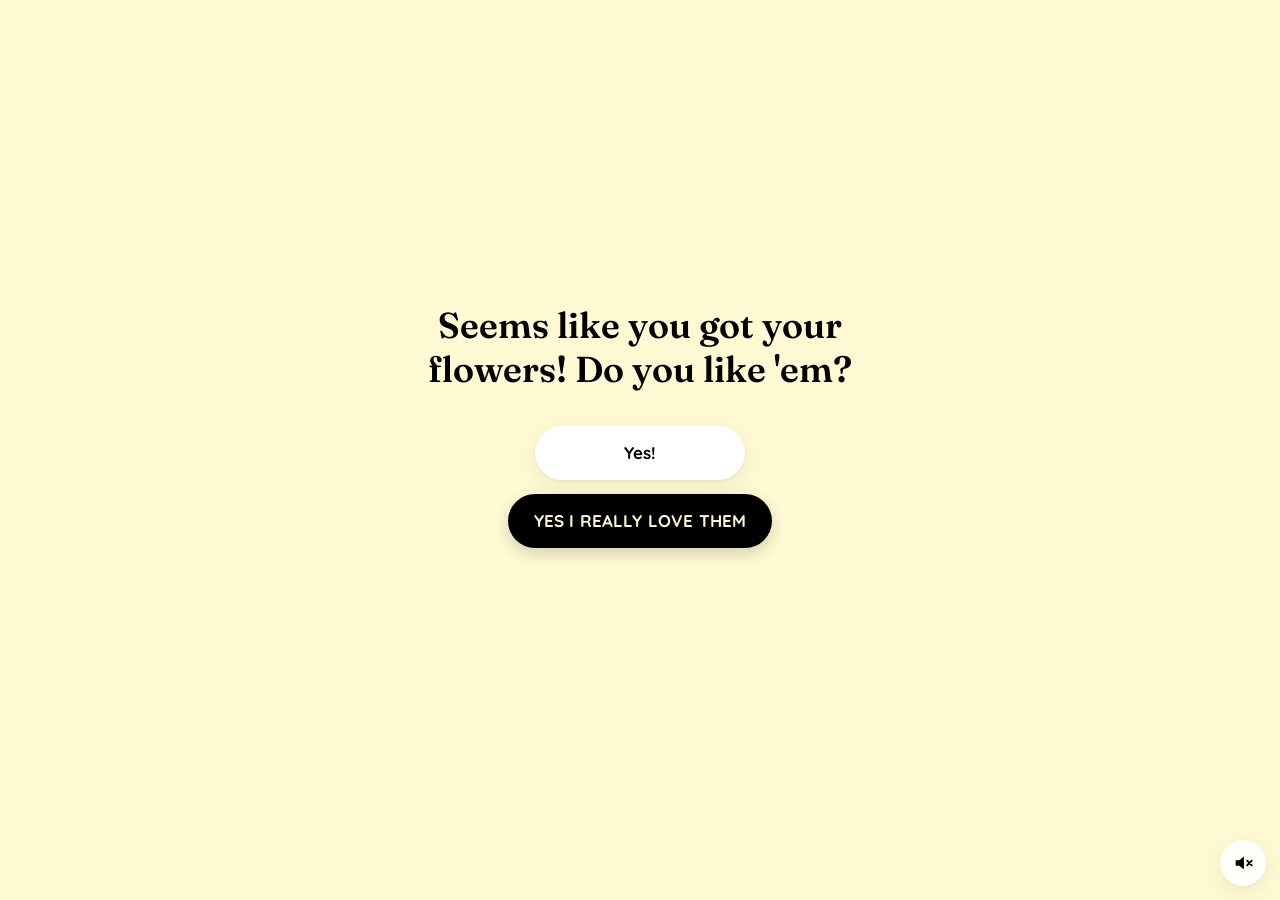
<file: index.html>
<!doctype html>
<html lang="en">
<head>
  <meta charset="utf-8">
  <meta name="viewport" content="width=device-width, initial-scale=1, viewport-fit=cover">
  <meta name="theme-color" content="#FFFAD3">
  <meta name="robots" content="noindex, nofollow">
  <meta name="apple-mobile-web-app-capable" content="yes">
  <meta name="apple-mobile-web-app-title" content="For Raizel">
  <meta name="format-detection" content="telephone=no">
  <title>For Raizel 💌</title>
  <link rel="icon" href="assets/icon.svg" type="image/svg+xml">
  <link rel="apple-touch-icon" href="assets/apple-touch-icon.png">
  <link rel="preconnect" href="https://fonts.googleapis.com">
  <link rel="preconnect" href="https://fonts.gstatic.com" crossorigin>
  <link rel="stylesheet" href="https://fonts.googleapis.com/css2?family=Fraunces:opsz,wght@9..144,400;9..144,600;9..144,800&family=Quicksand:wght@400;500;600;700&display=swap">
  <link rel="stylesheet" href="css/styles.css">
  <script>
    // Decide journey vs dashboard before first paint (no flash on revisits)
    try { if (JSON.parse(localStorage.getItem("rb.journey") || "{}").done) document.documentElement.classList.add("mode-dashboard"); } catch (e) {}
  </script>
</head>
<body>
  <noscript><p class="noscript">This little gift needs JavaScript turned on 💌</p></noscript>

  <!-- ============ PART 1: THE JOURNEY ============ -->
  <div id="journey" class="journey">
    <div id="stage" class="stage" aria-live="polite"></div>
  </div>

  <!-- ============ PART 2: THE DASHBOARD ============ -->
  <div id="dashboard" class="dashboard" hidden>
    <header class="nav" id="nav">
      <div class="nav-bar">
        <a href="#top" class="nav-brand" aria-label="Back to top">🌸</a>
        <button class="nav-toggle" id="navToggle" aria-expanded="false" aria-controls="navMenu">
          <span>Menu</span>
          <svg viewBox="0 0 24 24" width="18" height="18" aria-hidden="true"><path d="M6 9l6 6 6-6" fill="none" stroke="currentColor" stroke-width="2.4" stroke-linecap="round" stroke-linejoin="round"/></svg>
        </button>
      </div>
      <nav class="nav-menu" id="navMenu" aria-label="Sections"><ul id="navList"></ul></nav>
    </header>

    <main>
      <section class="hero" id="top">
        <h1 class="hero-title" data-text="hero.title"></h1>
        <p class="hero-sub" data-text="hero.subtitle"></p>
        <p class="hero-body" data-text="hero.body"></p>
        <p class="hero-enjoy" data-text="hero.closing"></p>
      </section>

      <div class="conveyor" id="conveyor" aria-label="Photos of us">
        <div class="conveyor-track" id="conveyorTrack"></div>
      </div>

      <section class="section" id="about">
        <h2 data-text="aboutHer.title"></h2>
        <div class="card about-card" id="aboutBody"></div>
      </section>

      <!-- Looping animation between About Raizel and Remember This Day? (set in js/content.js → betweenGif) -->
      <div class="between-gif" id="betweenGif"></div>

      <section class="section" id="dates">
        <h2 data-text="dates.title"></h2>
        <p class="section-intro" data-text="dates.intro"></p>
        <div class="card cal-card">
          <div class="cal-head">
            <button class="icon-btn" id="calPrev" aria-label="Previous month">‹</button>
            <div class="cal-month" id="calLabel"></div>
            <button class="icon-btn" id="calNext" aria-label="Next month">›</button>
          </div>
          <div class="cal-scroller" id="calScroller"></div>
        </div>
        <div class="timeline" id="timeline"></div>
      </section>

      <section class="section" id="letters">
        <h2 data-text="letters.title"></h2>
        <p class="section-intro" data-text="letters.intro"></p>
        <div class="letter-grid" id="letterGrid"></div>
      </section>

      <section class="section" id="numbers">
        <h2 data-text="numbers.title"></h2>
        <div class="stats" id="stats"></div>
      </section>

      <section class="section" id="radio">
        <h2 data-text="radio.title"></h2>
        <div class="card radio-card" id="radioCard"></div>
      </section>

      <section class="section" id="bucket">
        <h2 data-text="bucketList.title"></h2>
        <div class="card bucket-card">
          <ul class="bucket-list" id="bucketList"></ul>
          <form class="bucket-add" id="bucketForm" autocomplete="off">
            <input id="bucketInput" type="text" maxlength="80" enterkeyhint="done" aria-label="New bucket list item">
            <button class="btn btn-small" type="submit">Add</button>
          </form>
        </div>
      </section>

      <section class="section" id="gallery">
        <h2 data-text="gallery.title"></h2>
        <div class="gallery" id="galleryGrid"></div>
      </section>

      <section class="section" id="playlist">
        <h2 data-text="playlist.title"></h2>
        <div class="card playlist-card" id="playlistCard"></div>
      </section>

      <section class="section" id="code">
        <h2 data-text="code.title"></h2>
        <div class="card code-card">
          <p class="section-intro" data-text="code.intro"></p>
          <form class="code-form" id="codeForm" autocomplete="off">
            <input id="codeInput" type="text" autocapitalize="characters" autocorrect="off" spellcheck="false" enterkeyhint="go" aria-label="Gift code">
            <button class="btn btn-small" type="submit">Unlock</button>
          </form>
          <p class="code-msg" id="codeMsg" role="status"></p>
          <div class="reveal" id="reveal" hidden></div>
          <div class="unlocked" id="unlocked"></div>
        </div>
      </section>

      <footer class="footer">
        <p data-text="footer"></p>
        <button class="link-btn" id="replay">↺ replay the beginning</button>
      </footer>
    </main>
  </div>

  <!-- Sound toggle (always visible) -->
  <button class="sound-toggle" id="soundToggle" aria-label="Play music" aria-pressed="false">
    <svg class="ico-on" viewBox="0 0 24 24" aria-hidden="true"><path d="M4 9v6h4l5 4V5L8 9H4z" fill="currentColor"/><path d="M16 8.5a5 5 0 010 7M18.5 6a8.5 8.5 0 010 12" fill="none" stroke="currentColor" stroke-width="2" stroke-linecap="round"/></svg>
    <svg class="ico-off" viewBox="0 0 24 24" aria-hidden="true"><path d="M4 9v6h4l5 4V5L8 9H4z" fill="currentColor"/><path d="M16.5 9.5l5 5m0-5l-5 5" fill="none" stroke="currentColor" stroke-width="2" stroke-linecap="round"/></svg>
  </button>

  <!-- Generic modal (dates, letters) -->
  <div class="modal" id="modal" hidden>
    <div class="modal-backdrop" data-close></div>
    <div class="modal-card" role="dialog" aria-modal="true" aria-labelledby="modalTitle">
      <button class="modal-close" data-close aria-label="Close">✕</button>
      <div class="modal-body" id="modalBody"></div>
    </div>
  </div>

  <!-- Photo lightbox -->
  <div class="lightbox" id="lightbox" hidden>
    <button class="modal-close lb-close" data-close aria-label="Close">✕</button>
    <button class="lb-nav lb-prev" id="lbPrev" aria-label="Previous photo">‹</button>
    <figure class="lb-figure" id="lbFigure"><img id="lbImg" alt=""><figcaption id="lbCount"></figcaption></figure>
    <button class="lb-nav lb-next" id="lbNext" aria-label="Next photo">›</button>
  </div>

  <!-- Pinch-to-zoom photo viewer (opened from a date popup's photos) -->
  <div class="zoom" id="zoom" hidden>
    <div class="zoom-stage" id="zoomStage"><img id="zoomImg" alt="" draggable="false"></div>
    <button class="modal-close zoom-close" id="zoomClose" aria-label="Close zoom">✕</button>
    <p class="zoom-hint">Pinch or scroll to zoom · double-tap to reset</p>
  </div>

  <script src="js/content.js" defer></script>
  <script src="js/photo-manifest.js" defer></script>
  <script src="js/giftcodec.js" defer></script>
  <script src="js/gifts.js" defer></script>
  <script src="js/audio.js" defer></script>
  <script src="js/app.js" defer></script>
</body>
</html>
</file>
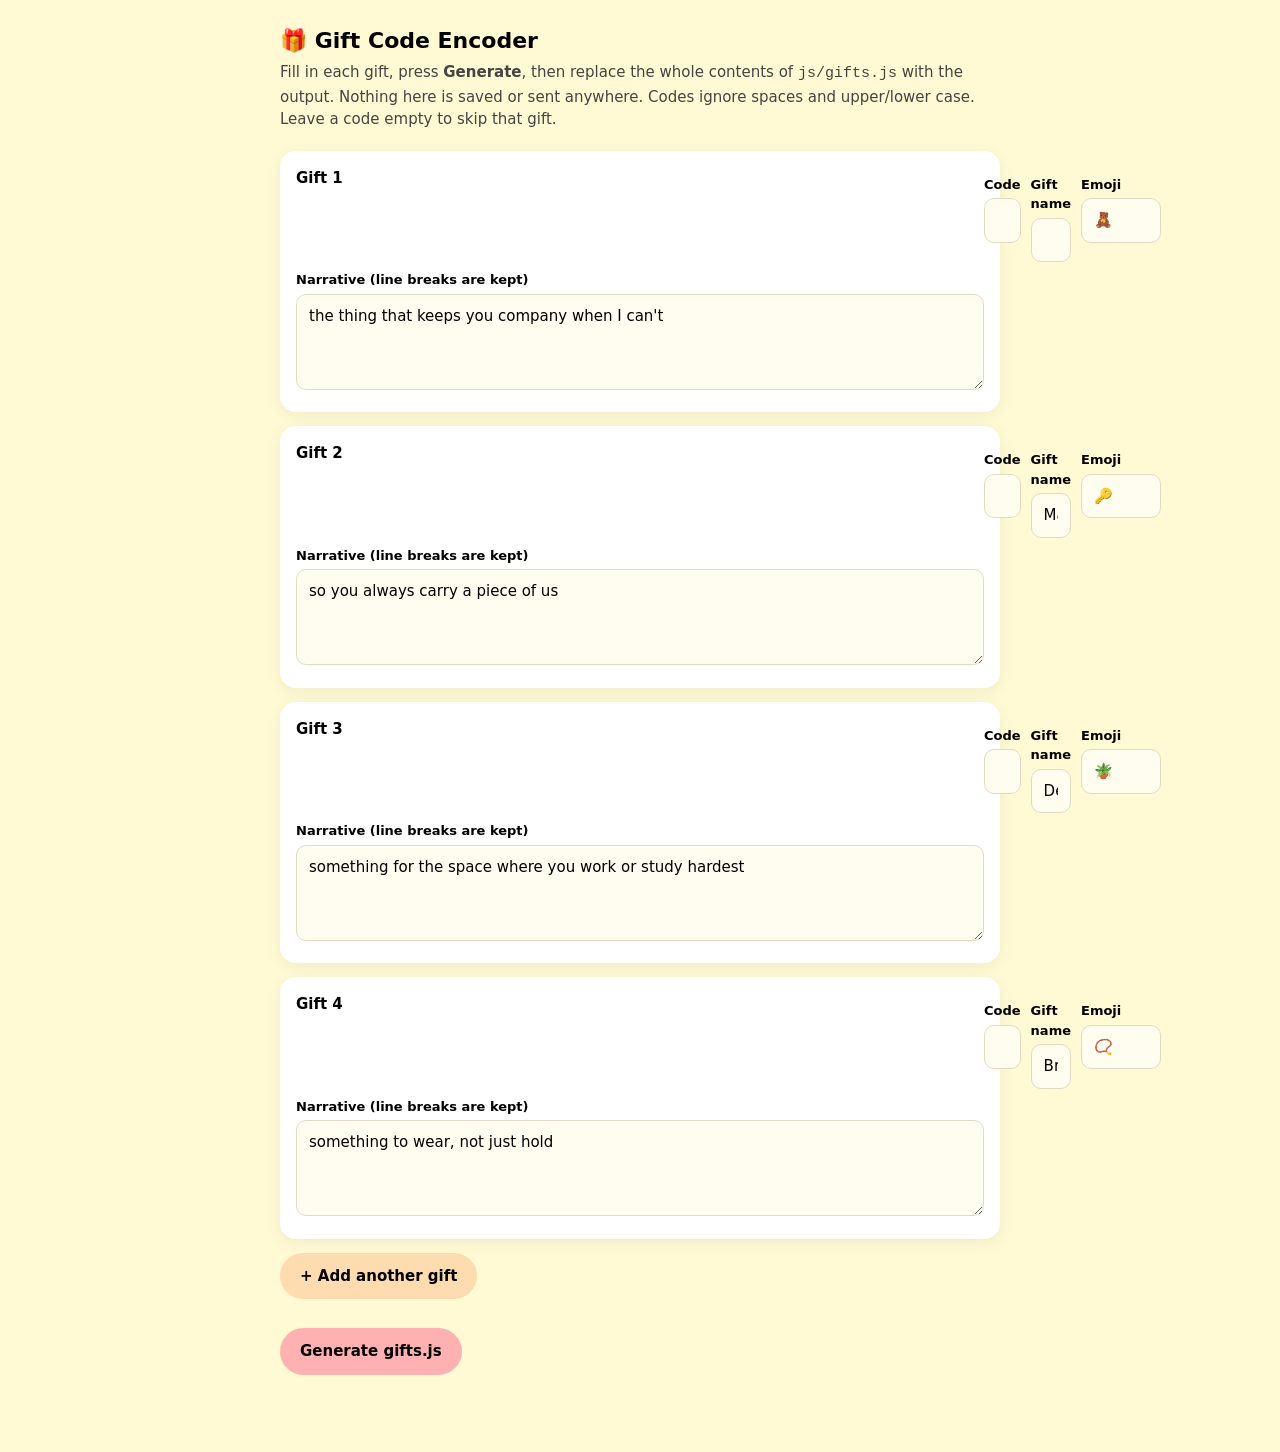
<file: tools/gift-encoder.html>
<!doctype html>
<html lang="en">
<head>
<meta charset="utf-8">
<meta name="viewport" content="width=device-width, initial-scale=1">
<meta name="robots" content="noindex, nofollow">
<title>Gift Code Encoder</title>
<style>
  :root { --cream:#FFFAD3; --peach:#FFDBB0; --pink:#FFB1B1; --ink:#000; }
  * { box-sizing: border-box; }
  body { margin:0; padding:24px 16px 64px; background:var(--cream); color:var(--ink); font:15px/1.5 system-ui, sans-serif; }
  main { max-width: 720px; margin: 0 auto; }
  h1 { font-size: 22px; margin: 0 0 4px; }
  p.note { margin: 0 0 20px; color:#444; }
  fieldset { border:0; background:#fff; border-radius:16px; padding:16px; margin:0 0 14px; box-shadow:0 4px 16px rgba(0,0,0,.06); }
  legend { font-weight:700; padding:0; margin-bottom:8px; float:left; width:100%; }
  label { display:block; font-size:13px; font-weight:600; margin:8px 0 4px; }
  input, textarea { width:100%; font:inherit; padding:10px 12px; border:1.5px solid #e6d9c3; border-radius:10px; background:#fffdf0; }
  textarea { min-height: 96px; resize: vertical; }
  .row { display:grid; grid-template-columns: 1fr 1fr 80px; gap: 10px; }
  button { font:inherit; font-weight:700; border:0; border-radius:999px; padding:12px 20px; background:var(--pink); cursor:pointer; }
  pre { white-space:pre-wrap; word-break:break-all; background:#fff; border-radius:12px; padding:14px; font-size:12px; }
  .ok { color:#1a7f37; font-weight:600; }
  @media (max-width: 520px) { .row { grid-template-columns: 1fr; } }
</style>
</head>
<body>
<main>
  <h1>🎁 Gift Code Encoder</h1>
  <p class="note">
    Fill in each gift, press <b>Generate</b>, then replace the whole contents of
    <code>js/gifts.js</code> with the output. Nothing here is saved or sent anywhere.
    Codes ignore spaces and upper/lower case. Leave a code empty to skip that gift.
  </p>
  <form id="f"></form>
  <p><button type="button" id="gen">Generate gifts.js</button> <button type="button" id="copy" hidden>Copy</button> <span id="msg"></span></p>
  <pre id="out" hidden></pre>
</main>
<script src="../js/giftcodec.js"></script>
<script>
  var defaults = [
    { emoji: "🧸", name: "", story: "the thing that keeps you company when I can't" },
    { emoji: "🔑", name: "Matching keychains", story: "so you always carry a piece of us" },
    { emoji: "🪴", name: "Desk decor", story: "something for the space where you work or study hardest" },
    { emoji: "📿", name: "Bracelet", story: "something to wear, not just hold" },
  ];
  var f = document.getElementById("f");
  defaults.forEach(function (d, i) {
    var fs = document.createElement("fieldset");
    fs.innerHTML =
      '<legend>Gift ' + (i + 1) + '</legend>' +
      '<div class="row"><div><label>Code</label><input name="code"></div>' +
      '<div><label>Gift name</label><input name="name"></div>' +
      '<div><label>Emoji</label><input name="emoji"></div></div>' +
      '<label>Narrative (line breaks are kept)</label><textarea name="story"></textarea>';
    fs.querySelector('[name=name]').value = d.name;
    fs.querySelector('[name=emoji]').value = d.emoji;
    fs.querySelector('[name=story]').value = d.story;
    f.appendChild(fs);
  });
  var addBtn = document.createElement("button");
  addBtn.type = "button"; addBtn.textContent = "+ Add another gift";
  addBtn.style.background = "var(--peach)"; addBtn.style.marginBottom = "14px";
  addBtn.onclick = function () {
    var clone = f.lastElementChild.cloneNode(true);
    clone.querySelectorAll("input,textarea").forEach(function (el) { el.value = ""; });
    clone.querySelector("legend").textContent = "Gift " + (f.children.length + 1);
    f.appendChild(clone);
  };
  f.after(addBtn);

  document.getElementById("gen").onclick = function () {
    var entries = [], seen = {};
    for (var fs of f.children) {
      var get = function (n) { return fs.querySelector("[name=" + n + "]").value; };
      var code = GiftCodec.normalize(get("code"));
      if (!code) continue;
      if (seen[code]) { alert("Duplicate code: " + code); return; }
      seen[code] = 1;
      entries.push(GiftCodec.encode(code, { name: get("name").trim(), story: get("story").trim(), emoji: get("emoji").trim() }));
    }
    var js = "/* Generated by tools/gift-encoder.html — don't edit by hand.\n" +
      "   Each entry is [code hash, scrambled gift]. Regenerate to change codes. */\n" +
      "window.GIFTS = " + JSON.stringify(entries, null, 2) + ";\n";
    var out = document.getElementById("out");
    out.textContent = js; out.hidden = false;
    document.getElementById("copy").hidden = false;
    document.getElementById("msg").innerHTML = '<span class="ok">' + entries.length + ' gift(s) encoded ✓</span>';
  };
  document.getElementById("copy").onclick = function () {
    navigator.clipboard.writeText(document.getElementById("out").textContent).then(function () {
      document.getElementById("msg").innerHTML = '<span class="ok">Copied! Paste it into js/gifts.js</span>';
    });
  };
</script>
</body>
</html>
</file>
<file: css/styles.css>
/* ============================================================
   Fonts & palette — change the font pair here in one place.
   ============================================================ */
:root {
  --font-display: "Fraunces", Georgia, "Times New Roman", serif;
  --font-body: "Quicksand", ui-rounded, -apple-system, "Segoe UI", sans-serif;

  --cream: #FFFAD3;
  --peach: #FFDBB0;
  --blush: #FFCCB8;
  --pink: #FFB1B1;
  --ink: #000000;

  --card: #FFFFFF;
  --muted: #5b4a42;
  --wrong: #ff4d5e;
  --radius: 22px;
  --shadow: 0 6px 22px rgba(120, 70, 40, 0.10), 0 1px 3px rgba(120, 70, 40, 0.08);
  --ease: cubic-bezier(.22, .8, .32, 1);

  --vh: 100vh;
  --safe-top: env(safe-area-inset-top, 0px);
  --safe-bottom: env(safe-area-inset-bottom, 0px);
}
@supports (height: 100dvh) { :root { --vh: 100dvh; } }

*, *::before, *::after { box-sizing: border-box; }
html { -webkit-text-size-adjust: 100%; text-size-adjust: 100%; }
body {
  margin: 0;
  background: var(--cream);
  color: var(--ink);
  font-family: var(--font-body);
  font-size: 16px;
  line-height: 1.55;
  -webkit-font-smoothing: antialiased;
  -webkit-tap-highlight-color: transparent;
  transition: background-color 2.4s ease;
}
img { max-width: 100%; display: block; }
button, input { font: inherit; color: inherit; }
button { cursor: pointer; touch-action: manipulation; -webkit-user-select: none; user-select: none; }
h1, h2, h3 { font-family: var(--font-display); font-weight: 800; line-height: 1.12; margin: 0; letter-spacing: -0.01em; }
[hidden] { display: none !important; }
.noscript { padding: 40px 24px; text-align: center; }

/* ---------- Buttons ---------- */
.btn {
  display: inline-flex; align-items: center; justify-content: center;
  min-height: 52px; padding: 14px 26px;
  border: 0; border-radius: 999px;
  background: var(--ink); color: var(--cream);
  font-weight: 700; font-size: 17px; letter-spacing: 0.01em;
  box-shadow: 0 6px 16px rgba(0, 0, 0, 0.16);
  transition: transform .18s var(--ease), opacity .3s ease, box-shadow .2s ease;
}
.btn:active { transform: scale(0.95); box-shadow: 0 3px 8px rgba(0, 0, 0, 0.14); }
.btn:disabled { opacity: .55; }
.btn-soft { background: var(--card); color: var(--ink); box-shadow: var(--shadow); }
.btn-small { min-height: 44px; padding: 10px 18px; font-size: 15px; }
.icon-btn {
  width: 40px; height: 40px; border-radius: 50%; border: 0;
  background: var(--cream); font-size: 24px; line-height: 1; font-weight: 700;
  transition: transform .15s var(--ease), opacity .2s;
}
.icon-btn:active { transform: scale(0.9); }
.icon-btn:disabled { opacity: .3; }
.link-btn { background: none; border: 0; padding: 8px; font-size: 13px; color: var(--muted); text-decoration: underline; text-underline-offset: 3px; }

/* ============================================================
   PART 1 — JOURNEY
   ============================================================ */
.journey {
  position: fixed; inset: 0;
  height: var(--vh);
  overflow: hidden;
  overscroll-behavior: none;
  touch-action: manipulation;
  -webkit-user-select: none; user-select: none;
  -webkit-touch-callout: none;
  z-index: 10;
  transition: opacity 1.3s ease;
}
.journey.leaving { opacity: 0; pointer-events: none; }
html.mode-dashboard .journey { display: none; }
html:not(.mode-dashboard) body { overflow: hidden; }

.stage { position: absolute; inset: 0; }
.screen {
  position: absolute; inset: 0;
  display: flex; flex-direction: column; align-items: center; justify-content: center;
  gap: 34px;
  padding: calc(40px + var(--safe-top)) 24px calc(88px + var(--safe-bottom));
  text-align: center;
  opacity: 0;
  transform: translateY(10px);
  transition: opacity .55s ease, transform .55s var(--ease);
}
.screen.in { opacity: 1; transform: none; }
.screen.out { opacity: 0; transform: translateY(-10px); pointer-events: none; }
.screen.slow { transition-duration: 1.1s; }

.screen-text {
  font-family: var(--font-display);
  font-weight: 600;
  font-size: clamp(26px, 7.6vw, 36px);
  line-height: 1.22;
  max-width: 13em;
  margin: 0;
  text-wrap: balance;
}
.screen--auto .screen-text { font-size: clamp(30px, 9vw, 42px); }
.screen--finale .screen-text { font-weight: 800; font-size: clamp(42px, 13vw, 60px); line-height: 1.08; }
.screen-actions { display: flex; flex-direction: column; gap: 14px; align-items: center; width: 100%; }
.screen-actions .btn { min-width: 210px; max-width: 100%; }

/* ---------- Scrabble ---------- */
.scrabble { --tile: min(50px, calc((100vw - 48px - 5 * 7px) / 6)); display: flex; flex-direction: column; align-items: center; gap: 36px; }
.slots, .tray { display: flex; gap: 7px; justify-content: center; }
.tray { flex-wrap: wrap; min-height: var(--tile); }
.slot {
  width: var(--tile); height: var(--tile);
  border-radius: 10px;
  border: 2px dashed rgba(0, 0, 0, .22);
  background: rgba(255, 255, 255, .45);
  display: grid; place-items: center;
  transition: background-color .3s, border-color .3s, transform .3s var(--ease);
}
.slot.hover { border-color: var(--ink); background: rgba(255, 255, 255, .9); transform: scale(1.06); }
.slot.filled { border-color: transparent; background: transparent; }
.tile {
  width: var(--tile); height: var(--tile);
  position: relative;
  touch-action: none;
  -webkit-user-select: none; user-select: none;
  -webkit-touch-callout: none;
  cursor: grab;
  transition: transform .35s var(--ease);
  z-index: 1;
}
.tile.dragging { transition: none; z-index: 50; cursor: grabbing; }
.tile.dragging .tile-face { transform: scale(1.12) rotate(-3deg); box-shadow: 0 12px 22px rgba(0, 0, 0, .25); }
.tile.placed { cursor: default; }
.tile-face {
  position: absolute; inset: 0;
  border-radius: 9px;
  background: linear-gradient(160deg, #FCEBC4, #F2D69E);
  box-shadow: inset 0 -3px 0 rgba(150, 100, 40, .28), 0 3px 8px rgba(120, 80, 30, .2);
  display: grid; place-items: center;
  font-family: var(--font-display); font-weight: 800;
  font-size: calc(var(--tile) * .52);
  transition: transform .2s var(--ease), background .25s, box-shadow .2s;
}
.tile-face small {
  position: absolute; right: 5px; bottom: 2px;
  font-family: var(--font-body); font-size: calc(var(--tile) * .2); font-weight: 700;
}
.tile.wrong .tile-face { animation: shake .45s ease; background: var(--wrong); color: #fff; }
.tile.placed .tile-face { animation: pop .35s var(--ease); }
.scrabble.solved .tile-face { background: linear-gradient(160deg, #FFD3D3, var(--pink)); }
@keyframes shake {
  0%, 100% { transform: translateX(0); }
  20% { transform: translateX(-7px) rotate(-3deg); }
  40% { transform: translateX(6px) rotate(3deg); }
  60% { transform: translateX(-4px); }
  80% { transform: translateX(3px); }
}
@keyframes pop { 0% { transform: scale(.8); } 60% { transform: scale(1.1); } 100% { transform: scale(1); } }
.hint { font-size: 14px; color: var(--muted); margin: -12px 0 0; }

/* ---------- Slider ---------- */
.slider {
  --p: 0;
  --thumb: 60px;
  position: relative;
  width: min(320px, 100%);
  height: 68px;
  border-radius: 999px;
  background: #fff;
  box-shadow: inset 0 2px 6px rgba(0, 0, 0, .08), var(--shadow);
  touch-action: none;
  -webkit-user-select: none; user-select: none;
  overflow: hidden;
}
.slider-fill {
  position: absolute; left: 0; top: 0; bottom: 0;
  width: calc(var(--thumb) + 4px + (100% - var(--thumb) - 8px) * var(--p));
  background: linear-gradient(90deg, var(--peach), var(--pink));
  border-radius: inherit;
}
.slider-label {
  position: absolute; inset: 0; display: grid; place-items: center;
  padding-left: calc(var(--thumb) * .8);
  font-weight: 700; font-size: 15px; letter-spacing: .03em; color: var(--muted);
  opacity: calc(1 - var(--p) * 1.8);
  pointer-events: none;
}
.slider-thumb {
  position: absolute; top: 4px; left: 4px;
  width: var(--thumb); height: var(--thumb);
  border-radius: 50%;
  background: var(--ink); color: var(--cream);
  display: grid; place-items: center; font-size: 24px;
  box-shadow: 0 4px 12px rgba(0, 0, 0, .25);
  cursor: grab;
}
.slider.returning .slider-thumb, .slider.returning .slider-fill { transition: transform .4s var(--ease), width .4s var(--ease); }
.slider.done .slider-label { opacity: 1; padding-left: 0; padding-right: calc(var(--thumb) * .8); color: var(--ink); }

/* ---------- Particle burst (hearts / confetti) ---------- */
.burst { position: fixed; left: 0; top: 0; width: 0; height: 0; pointer-events: none; z-index: 200; }
.burst span {
  position: absolute; left: 0; top: 0;
  font-size: var(--s, 20px);
  opacity: 0;
  animation: burst var(--d, 1.2s) cubic-bezier(.15, .7, .3, 1) forwards;
  will-change: transform, opacity;
}
.burst i { position: absolute; left: 0; top: 0; width: 8px; height: 12px; border-radius: 2px; background: var(--c); opacity: 0; animation: burst var(--d, 1.2s) cubic-bezier(.15, .7, .3, 1) forwards; }
@keyframes burst {
  0% { opacity: 1; transform: translate(-50%, -50%) scale(.4) rotate(0); }
  70% { opacity: 1; }
  100% { opacity: 0; transform: translate(calc(-50% + var(--x)), calc(-50% + var(--y))) scale(1) rotate(var(--r)); }
}

/* ============================================================
   PART 2 — DASHBOARD
   ============================================================ */
.dashboard { opacity: 0; transform: translateY(12px); transition: opacity 1.2s ease, transform 1.2s var(--ease); }
.dashboard.shown { opacity: 1; transform: none; }
html.mode-dashboard .dashboard { display: block !important; opacity: 1; transform: none; }
html { scroll-behavior: smooth; scroll-padding-top: calc(68px + var(--safe-top)); }

main { max-width: 640px; margin: 0 auto; padding: 0 0 calc(40px + var(--safe-bottom)); }

/* ---------- Navbar ---------- */
.nav {
  position: sticky; top: 0; z-index: 40;
  padding: var(--safe-top) 12px 0;
  background: rgba(255, 250, 211, .86);
  -webkit-backdrop-filter: saturate(1.4) blur(12px);
  backdrop-filter: saturate(1.4) blur(12px);
  border-bottom: 1px solid rgba(0, 0, 0, .05);
  transition: transform .35s var(--ease);
}
.nav.hide { transform: translateY(-100%); }
.nav-bar { max-width: 640px; margin: 0 auto; height: 56px; display: flex; align-items: center; justify-content: space-between; }
.nav-brand { font-family: var(--font-display); font-weight: 800; font-size: 20px; color: var(--ink); text-decoration: none; padding: 6px; }
.nav-brand span { color: #ff7b8a; }
.nav-brand[aria-label] { font-size: 26px; line-height: 1; }
.nav-toggle {
  display: inline-flex; align-items: center; gap: 6px;
  border: 0; border-radius: 999px; padding: 9px 16px;
  background: var(--card); box-shadow: var(--shadow);
  font-weight: 700; font-size: 14px;
  transition: transform .15s var(--ease);
}
.nav-toggle:active { transform: scale(.95); }
.nav-toggle svg { transition: transform .3s var(--ease); }
.nav.open .nav-toggle svg { transform: rotate(180deg); }
.nav-menu { display: grid; grid-template-rows: 0fr; transition: grid-template-rows .35s var(--ease); max-width: 640px; margin: 0 auto; }
.nav.open .nav-menu { grid-template-rows: 1fr; }
.nav-menu ul { overflow: hidden; list-style: none; margin: 0; padding: 0; display: flex; flex-wrap: wrap; gap: 8px; }
.nav.open .nav-menu ul { padding: 4px 0 14px; }
.nav-menu a {
  display: block; padding: 8px 14px; border-radius: 999px;
  background: var(--card); color: var(--ink); text-decoration: none;
  font-weight: 600; font-size: 14px; box-shadow: 0 2px 6px rgba(0, 0, 0, .06);
  transition: background-color .2s, transform .15s;
}
.nav-menu a:active { transform: scale(.95); background: var(--blush); }

/* ---------- Hero ---------- */
.hero {
  margin: 16px 16px 0;
  padding: 40px 24px 36px;
  border-radius: 30px;
  background: linear-gradient(165deg, var(--pink) 0%, var(--blush) 45%, var(--peach) 100%);
  text-align: center;
  box-shadow: var(--shadow);
}
.hero-title { font-size: clamp(32px, 10vw, 46px); }
.hero-sub { font-family: var(--font-display); font-style: italic; font-weight: 400; font-size: 17px; margin: 14px 0 20px; }
.hero-body { margin: 0 auto; max-width: 30em; font-weight: 500; }
.hero-enjoy { font-family: var(--font-display); font-weight: 800; font-size: 26px; margin: 18px 0 0; }

/* ---------- Photo conveyor ---------- */
.conveyor { overflow: hidden; padding: 22px 0 6px; -webkit-mask-image: linear-gradient(90deg, transparent, #000 8%, #000 92%, transparent); mask-image: linear-gradient(90deg, transparent, #000 8%, #000 92%, transparent); }
.conveyor-track { display: flex; width: max-content; animation: conveyor var(--dur, 40s) linear infinite; }
.conveyor.paused .conveyor-track { animation-play-state: paused; }
@media (hover: hover) { .conveyor:hover .conveyor-track { animation-play-state: paused; } }
.conveyor-item { flex: 0 0 auto; padding-right: 12px; }
.conveyor-item button { display: block; padding: 0; border: 0; background: none; }
.conveyor-item img {
  width: 116px; height: 145px; object-fit: cover;
  border-radius: 18px; background: var(--blush);
  border: 4px solid #fff; box-shadow: var(--shadow);
}
.conveyor-item:nth-child(odd) img { transform: rotate(-2deg); }
.conveyor-item:nth-child(even) img { transform: rotate(2deg); }
@keyframes conveyor { from { transform: translateX(0); } to { transform: translateX(-50%); } }

/* ---------- Sections ---------- */
.section { padding: 44px 16px 0; }
.section h2 { font-size: 30px; margin-bottom: 6px; }
.section h2::after { content: ""; display: block; width: 44px; height: 5px; border-radius: 3px; margin-top: 10px; background: var(--pink); }
.section-intro { margin: 8px 0 16px; color: var(--muted); font-weight: 500; }
.section h2 + .card, .section h2 + .stats, .section h2 + .gallery { margin-top: 18px; }
.card { background: var(--card); border-radius: var(--radius); box-shadow: var(--shadow); padding: 20px; }
.reveal-on-scroll { opacity: 0; transform: translateY(12px); transition: opacity .7s ease, transform .7s var(--ease); }
.reveal-on-scroll.visible { opacity: 1; transform: none; }

/* About */
.about-card p { margin: 0 0 12px; }
.about-card p:last-of-type { margin-bottom: 0; }
.facts { display: flex; flex-wrap: wrap; gap: 8px; margin-top: 16px; }
.fact { background: var(--cream); border-radius: 14px; padding: 8px 12px; font-size: 14px; }
.fact b { display: block; font-size: 11px; text-transform: uppercase; letter-spacing: .06em; color: var(--muted); }
.about-sub { font-size: 20px; margin-bottom: 10px; }
.generals { margin: 0; display: grid; gap: 0; }
.general { display: grid; grid-template-columns: 124px 1fr; gap: 12px; padding: 9px 0; border-bottom: 1px dashed rgba(0, 0, 0, .1); }
.general:last-child { border-bottom: 0; padding-bottom: 0; }
.general dt { font-size: 12px; font-weight: 700; text-transform: uppercase; letter-spacing: .06em; color: var(--muted); padding-top: 2px; }
.general dd { margin: 0; font-weight: 600; }
.general-emoji { display: inline-block; width: 1.5em; font-size: 15px; letter-spacing: 0; }
.about-grid { display: grid; grid-template-columns: 1fr 1fr; gap: 10px; margin-top: 12px; }
.about-item { background: var(--card); border-radius: 18px; box-shadow: var(--shadow); padding: 14px; display: flex; flex-direction: column; gap: 4px; }
.about-item:nth-child(4n+1) { background: var(--pink); }
.about-item:nth-child(4n+2) { background: var(--peach); }
.about-item:nth-child(4n+3) { background: var(--blush); }
.about-item b { font-size: 11px; font-weight: 700; text-transform: uppercase; letter-spacing: .06em; color: var(--muted); }
.about-item span { font-weight: 600; font-size: 15px; line-height: 1.35; }

/* ---------- Looping animation between About Raizel & Remember This Day? ---------- */
.between-gif { display: flex; justify-content: center; padding: 40px 16px 0; }
.between-gif img { width: min(240px, 62vw); height: auto; aspect-ratio: 436 / 466; -webkit-user-select: none; user-select: none; -webkit-touch-callout: none; pointer-events: none; }

/* ---------- Calendar ---------- */
.cal-card { padding: 16px 12px 18px; }
.cal-head { display: flex; align-items: center; justify-content: space-between; margin-bottom: 10px; }
.cal-month { font-family: var(--font-display); font-weight: 700; font-size: 20px; }
.cal-scroller {
  display: flex; overflow-x: auto; scroll-snap-type: x mandatory;
  scrollbar-width: none; -webkit-overflow-scrolling: touch; overscroll-behavior-x: contain;
}
.cal-scroller::-webkit-scrollbar { display: none; }
.cal-month-grid { flex: 0 0 100%; scroll-snap-align: start; padding: 0 4px; position: relative; }
/* "locked" months — video-game style */
.cal-month-grid.locked .cal-grid { filter: blur(3px) grayscale(1); opacity: .35; pointer-events: none; -webkit-user-select: none; user-select: none; }
.cal-lock {
  position: absolute; inset: 0 4px; border: 0; border-radius: 16px;
  display: flex; flex-direction: column; align-items: center; justify-content: center; gap: 10px;
  padding: 16px; text-align: center; color: var(--cream);
  background:
    repeating-linear-gradient(45deg, rgba(255, 255, 255, .05) 0 10px, transparent 10px 20px),
    linear-gradient(160deg, rgba(40, 28, 40, .82), rgba(20, 14, 24, .9));
  box-shadow: inset 0 0 0 3px rgba(255, 219, 176, .35), inset 0 0 30px rgba(0, 0, 0, .4);
}
.cal-lock-icon { font-size: 46px; line-height: 1; filter: drop-shadow(0 4px 10px rgba(0, 0, 0, .4)); animation: lock-bob 2.2s ease-in-out infinite; }
.cal-lock-badge {
  font-family: ui-monospace, "SF Mono", Menlo, monospace; font-weight: 800; font-size: 14px; letter-spacing: .3em;
  padding: 5px 10px 5px 14px; border-radius: 6px; background: var(--pink); color: var(--ink);
  box-shadow: 0 3px 0 #d98080;
}
.cal-lock-text { font-weight: 700; font-size: 15px; line-height: 1.4; max-width: 17em; }
.cal-lock.nope .cal-lock-icon { animation: shake .45s ease; }
@keyframes lock-bob { 50% { transform: translateY(-4px) rotate(-4deg); } }
.cal-grid { display: grid; grid-template-columns: repeat(7, 1fr); gap: 4px; text-align: center; }
.cal-dow { font-size: 11px; font-weight: 700; color: var(--muted); text-transform: uppercase; padding-bottom: 4px; }
.cal-day { aspect-ratio: 1; display: grid; place-items: center; border-radius: 12px; font-size: 14px; font-weight: 500; position: relative; }
.cal-day.today { outline: 2px solid var(--ink); outline-offset: -2px; }
.cal-day.event {
  border: 0; font-weight: 700; background: var(--pink);
  box-shadow: 0 3px 8px rgba(255, 110, 110, .35);
  transition: transform .15s var(--ease);
  animation: glow 2.6s ease-in-out infinite;
}
.cal-day.event::after { content: "❤"; position: absolute; top: -3px; right: -1px; font-size: 10px; color: #e2475a; }
.cal-day.event:active { transform: scale(.9); }
@keyframes glow { 50% { box-shadow: 0 3px 14px rgba(255, 110, 110, .6); } }
/* little heart on every "together" day (May 1, 2026 → today) */
.cal-day.together::before { content: "♥"; position: absolute; bottom: 1px; left: 50%; transform: translateX(-50%); font-size: 9px; line-height: 1; color: #ff6f85; }
.cal-day.event.together::before { color: #c2334a; }
/* the day we started dating — gold box */
.cal-day.gold {
  background: linear-gradient(145deg, #FFF1A8, #F7C948 60%, #E9B21F);
  outline: 2px solid #C99A0E; outline-offset: -2px;
  box-shadow: 0 3px 12px rgba(214, 160, 20, .55);
  animation: goldGlow 2.6s ease-in-out infinite;
}
.cal-day.gold::after { content: "★"; color: #A57800; }
@keyframes goldGlow { 50% { box-shadow: 0 3px 18px rgba(233, 178, 31, .85); } }
.chip.gold { background: linear-gradient(145deg, #FFF4BF, #FBD869); }
/* her birthday — special, wiggling */
.cal-day.special {
  background: linear-gradient(145deg, #FFD1E0, #FF9FB8 55%, #FF7FA0);
  outline: 2px solid #E85C85; outline-offset: -2px;
  box-shadow: 0 3px 14px rgba(232, 92, 133, .5);
  animation: wiggle-day 2.4s ease-in-out infinite;
  z-index: 1;
}
.cal-day.special::after { content: "🎂"; top: -8px; right: -6px; font-size: 13px; }
@keyframes wiggle-day {
  0%, 60%, 100% { transform: rotate(0) scale(1); }
  66% { transform: rotate(-9deg) scale(1.08); }
  72% { transform: rotate(8deg) scale(1.08); }
  78% { transform: rotate(-6deg) scale(1.05); }
  84% { transform: rotate(4deg); }
  90% { transform: rotate(-2deg); }
}
.chip.special { background: linear-gradient(145deg, #FFE0EA, #FFB1C6); animation: wiggle-day 2.4s ease-in-out infinite; }
.chip.special small { color: #b8325a; }
.chip.gold small { color: #8a6500; }

.timeline { display: flex; gap: 10px; overflow-x: auto; padding: 16px 2px 8px; scrollbar-width: none; scroll-snap-type: x proximity; }
.timeline::-webkit-scrollbar { display: none; }
.chip {
  flex: 0 0 auto; scroll-snap-align: start;
  border: 0; border-radius: 16px; padding: 10px 14px; text-align: left;
  background: var(--card); box-shadow: var(--shadow);
  transition: transform .15s var(--ease);
  max-width: 200px;
}
.chip:active { transform: scale(.96); }
.chip small { display: block; font-size: 12px; font-weight: 700; color: #d85566; }
.chip span { font-weight: 600; font-size: 14px; line-height: 1.3; display: block; }

/* ---------- Letters ---------- */
.letter-grid { display: grid; grid-template-columns: repeat(auto-fill, minmax(150px, 1fr)); gap: 14px; }
.letter-card {
  position: relative; border: 0; text-align: left;
  min-height: 150px; padding: 18px 16px;
  border-radius: var(--radius);
  background: var(--card); box-shadow: var(--shadow);
  display: flex; flex-direction: column; justify-content: space-between; gap: 12px;
  transition: transform .18s var(--ease);
  overflow: hidden;
}
.letter-card::before { content: ""; position: absolute; inset: 0 0 auto 0; height: 7px; background: var(--c, var(--pink)); }
.letter-card:active { transform: scale(.96) rotate(-1deg); }
.letter-card .icon { font-size: 30px; }
.letter-card h3 { font-size: 19px; }
.letter-card .open { font-size: 12px; font-weight: 700; color: var(--muted); }
.letter-card:first-child { grid-column: 1 / -1; min-height: 120px; }
.letter-card.journal-card { grid-column: 1 / -1; min-height: 120px; background: linear-gradient(160deg, #fff 50%, var(--cream)); }

/* ---------- Numbers ---------- */
.stats { display: grid; grid-template-columns: 1fr 1fr; gap: 12px; }
.stat {
  background: var(--card); border-radius: var(--radius); box-shadow: var(--shadow);
  padding: 18px 14px; text-align: center;
  display: flex; flex-direction: column; justify-content: center; gap: 4px;
}
.stat-value { font-family: var(--font-display); font-weight: 800; font-size: 40px; line-height: 1; }
.stat-value.text { font-size: 20px; line-height: 1.2; }
.stat-label { font-size: 13px; font-weight: 700; color: var(--muted); }
.stat:nth-child(1) { background: var(--pink); grid-column: 1 / -1; }
.stat:nth-child(1) .stat-value { font-size: 56px; }
.stat:nth-child(2) { background: var(--peach); }
.stat:nth-child(3) { background: var(--blush); }
.stat:nth-child(4) { grid-column: 1 / -1; }
.stat:nth-child(5) { grid-column: 1 / -1; background: var(--ink); color: var(--cream); }
.stat:nth-child(5) .stat-label { color: var(--peach); }
.stat:nth-child(5) .stat-value { font-size: 34px; letter-spacing: .06em; }

/* ---------- Radio ---------- */
.radio-card { text-align: center; background: linear-gradient(160deg, #fff, var(--cream)); }
.radio-label { font-weight: 700; margin: 0 0 14px; }
.radio-play {
  width: 84px; height: 84px; border-radius: 50%; border: 0;
  background: var(--ink); color: var(--cream);
  display: inline-grid; place-items: center;
  box-shadow: 0 0 0 10px rgba(255, 177, 177, .45), 0 8px 20px rgba(0, 0, 0, .2);
  transition: transform .18s var(--ease);
  animation: pulse 2.4s ease-in-out infinite;
}
.radio-play:active { transform: scale(.92); }
.radio-play svg { width: 34px; height: 34px; margin-left: 5px; }
@keyframes pulse { 50% { box-shadow: 0 0 0 16px rgba(255, 177, 177, .2), 0 8px 20px rgba(0, 0, 0, .2); } }
.embed { position: relative; width: 100%; aspect-ratio: 16 / 9; border-radius: 16px; overflow: hidden; background: #000; }
.embed iframe { position: absolute; inset: 0; width: 100%; height: 100%; border: 0; }
.soon { color: var(--muted); font-size: 14px; margin: 14px 0 0; }

/* ---------- Bucket list ---------- */
.bucket-list { list-style: none; margin: 0; padding: 0; }
.bucket-item { display: flex; align-items: center; gap: 12px; padding: 10px 2px; border-bottom: 1px dashed rgba(0, 0, 0, .1); }
.bucket-item label { flex: 1; display: flex; align-items: center; gap: 12px; cursor: pointer; font-weight: 600; min-height: 32px; }
.bucket-item input { position: absolute; opacity: 0; pointer-events: none; }
.check {
  flex: 0 0 26px; height: 26px; border-radius: 9px;
  border: 2px solid var(--ink); background: #fff;
  display: grid; place-items: center;
  transition: background-color .25s, transform .25s var(--ease);
}
.check svg { width: 16px; height: 16px; opacity: 0; transform: scale(.4); transition: opacity .2s, transform .3s var(--ease); }
.bucket-item input:checked + .check { background: var(--pink); transform: rotate(-6deg); }
.bucket-item input:checked + .check svg { opacity: 1; transform: none; }
.bucket-item input:checked ~ .txt { text-decoration: line-through; text-decoration-thickness: 2px; color: var(--muted); }
.bucket-item input:focus-visible + .check { outline: 3px solid var(--peach); outline-offset: 2px; }
.bucket-item .del { border: 0; background: none; font-size: 16px; color: var(--muted); width: 32px; height: 32px; border-radius: 50%; }
.bucket-item .del:active { background: var(--cream); }
.bucket-add, .code-form { display: flex; gap: 8px; margin-top: 16px; }
.bucket-add input, .code-form input {
  flex: 1; min-width: 0;
  padding: 12px 16px; border-radius: 999px;
  border: 2px solid var(--peach); background: var(--cream);
  font-size: 16px; /* ≥16px prevents iOS zoom-on-focus */
  outline: none; transition: border-color .2s;
}
.bucket-add input:focus, .code-form input:focus { border-color: var(--ink); }
.bucket-item.new { animation: slideIn .4s var(--ease); }
@keyframes slideIn { from { opacity: 0; transform: translateY(8px); } }

/* ---------- Gallery ---------- */
.gallery { display: grid; grid-template-columns: 1fr 1fr; gap: 10px; }
.gallery button { padding: 0; border: 0; border-radius: 18px; overflow: hidden; background: var(--blush); box-shadow: var(--shadow); aspect-ratio: 4 / 5; transition: transform .18s var(--ease); }
.gallery button:first-child { grid-column: 1 / -1; aspect-ratio: 4 / 3; }
.gallery button:active { transform: scale(.97); }
.gallery img { width: 100%; height: 100%; object-fit: cover; }
.gallery button:last-child:nth-child(even) { grid-column: 1 / -1; aspect-ratio: 4 / 3; }
.gallery .soon { grid-column: 1 / -1; text-align: center; }

/* ---------- Playlist ---------- */
.playlist-card { padding: 16px; }
.playlist-card iframe { width: 100%; height: 352px; border: 0; border-radius: 14px; display: block; }
.playlist-link {
  display: flex; align-items: center; gap: 14px; text-decoration: none; color: var(--ink);
  margin-top: 12px; padding: 12px 14px; border-radius: 16px; background: var(--cream); font-weight: 700;
}
.playlist-link .disc { width: 44px; height: 44px; border-radius: 50%; background: radial-gradient(circle, var(--cream) 18%, var(--ink) 20%, #333 60%, var(--ink) 62%); animation: spin 5s linear infinite; flex: 0 0 auto; }
@keyframes spin { to { transform: rotate(360deg); } }

/* ---------- Code / gift reveal ---------- */
.code-card { background: linear-gradient(170deg, #fff 40%, var(--cream)); }
.code-card .section-intro { margin-top: 0; }
.code-form.wrong input { animation: shake .45s ease; border-color: var(--wrong); }
.code-msg { min-height: 1.4em; margin: 10px 0 0; font-size: 14px; font-weight: 600; color: #c73a4c; text-align: center; }
.reveal { perspective: 800px; margin-top: 6px; }
.gift-box { display: grid; place-items: center; height: 150px; }
.gift-box .box { font-size: 84px; line-height: 1; animation: wiggle .9s ease-in-out; }
.gift-box.open .box { animation: boxOpen .5s ease forwards; }
@keyframes wiggle { 0%, 100% { transform: rotate(0); } 20% { transform: rotate(-10deg) scale(1.05); } 40% { transform: rotate(9deg); } 60% { transform: rotate(-7deg) scale(1.08); } 80% { transform: rotate(5deg); } }
@keyframes boxOpen { to { transform: scale(1.6); opacity: 0; } }
.gift-note {
  position: relative;
  margin: 0 auto; padding: 26px 22px 24px; text-align: center;
  border-radius: 20px;
  background: repeating-linear-gradient(transparent 0 29px, rgba(255, 150, 150, .18) 29px 30px), linear-gradient(170deg, #fff, var(--cream));
  box-shadow: 0 10px 30px rgba(200, 100, 80, .22);
  border: 2px solid var(--blush);
  animation: noteIn .8s var(--ease) both;
}
@keyframes noteIn { from { opacity: 0; transform: rotateX(70deg) translateY(20px) scale(.9); } }
.gift-note .emoji { font-size: 48px; line-height: 1; }
.gift-note .kicker { font-size: 12px; font-weight: 700; letter-spacing: .12em; text-transform: uppercase; color: #d85566; margin: 10px 0 4px; }
.gift-note h3 { font-size: 28px; margin-bottom: 12px; }
.gift-note p { margin: 0; white-space: pre-line; font-family: var(--font-display); font-style: italic; font-size: 18px; line-height: 1.5; }
.unlocked { display: flex; flex-wrap: wrap; gap: 8px; justify-content: center; margin-top: 16px; }
.unlocked:empty { display: none; }
.unlocked .chip { font-size: 14px; font-weight: 700; padding: 8px 14px; border-radius: 999px; background: var(--cream); box-shadow: none; }

/* ---------- Footer ---------- */
.footer { text-align: center; padding: 56px 24px 24px; color: var(--muted); font-weight: 600; }
.footer p { margin: 0 0 6px; }

/* ============================================================
   Modal & lightbox
   ============================================================ */
.modal, .lightbox { position: fixed; inset: 0; z-index: 100; display: flex; align-items: center; justify-content: center; }
.modal-backdrop { position: absolute; inset: 0; background: rgba(60, 30, 20, .38); opacity: 0; transition: opacity .3s ease; }
.modal-card {
  position: relative;
  width: min(560px, calc(100% - 24px));
  max-height: calc(var(--vh) - 48px - var(--safe-top) - var(--safe-bottom));
  overflow-y: auto; -webkit-overflow-scrolling: touch; overscroll-behavior: contain;
  background: var(--cream); border-radius: 26px;
  box-shadow: 0 20px 60px rgba(0, 0, 0, .25);
  opacity: 0; transform: translateY(14px) scale(.97);
  transition: opacity .3s ease, transform .35s var(--ease);
}
.modal.open .modal-backdrop { opacity: 1; }
.modal.open .modal-card { opacity: 1; transform: none; }
.modal-close {
  position: sticky; top: 12px; float: right; margin: 12px 12px 0 0; z-index: 2;
  width: 40px; height: 40px; border-radius: 50%; border: 0;
  background: var(--ink); color: var(--cream); font-size: 17px; font-weight: 700;
  display: grid; place-items: center;
  transition: transform .15s var(--ease);
}
.modal-close:active { transform: scale(.9); }
.modal-body { padding: 26px 24px 30px; }
.modal-body h3 { font-size: 26px; margin: 4px 50px 4px 0; }
.modal-body .date { font-size: 13px; font-weight: 700; color: #d85566; text-transform: uppercase; letter-spacing: .06em; }
.modal-body .photo { width: 100%; aspect-ratio: 4 / 3; object-fit: cover; border-radius: 18px; margin: 16px 0; background: var(--blush); }
.modal-body h4 { font-family: var(--font-display); font-size: 17px; margin: 16px 0 4px; }
.modal-body p { margin: 0; }
.letter-text { white-space: pre-line; font-size: 17px; line-height: 1.7; margin-top: 16px !important; }
.letter-paper { background: repeating-linear-gradient(transparent 0 28px, rgba(255, 150, 150, .16) 28px 29px); }

/* date popup: gold for the anniversary */
.modal-body.ev-gold .date { color: #A57800; }
.modal-body.ev-gold h3 { text-decoration: underline wavy #E9B21F; text-underline-offset: 6px; text-decoration-thickness: 2px; }

/* special date popup (her birthday) */
.modal-body.ev-special { text-align: center; background: radial-gradient(circle at 50% 0%, #FFE3EC 0%, var(--cream) 70%); }
.special-pop { padding: 26px 0 6px; }
.special-pop .date { color: #d85566; }
.modal-body.ev-special h3.special-title {
  margin: 14px 0 16px; font-size: clamp(38px, 11vw, 54px); line-height: 1.08; font-weight: 800;
  animation: special-pop .7s cubic-bezier(.2, 1.4, .4, 1) .15s both;
}
.special-sub { margin: 0 auto; max-width: 22em; font-family: var(--font-display); font-style: italic; font-size: 19px; line-height: 1.5; animation: slideIn .6s var(--ease) .45s both; }
.modal-body.ev-special h4, .modal-body.ev-special p:not(.special-sub) { text-align: left; }
@keyframes special-pop { from { opacity: 0; transform: scale(.6); } }
.modal-card.impact { animation: impact .55s ease both; }
@keyframes impact {
  0% { transform: none; }
  15% { transform: translate(-7px, 2px) rotate(-1.2deg) scale(1.02); }
  30% { transform: translate(6px, -2px) rotate(1deg); }
  45% { transform: translate(-5px, 1px) rotate(-.7deg); }
  60% { transform: translate(4px, 0) rotate(.5deg); }
  75% { transform: translate(-2px, 0) rotate(-.2deg); }
  100% { transform: none; }
}
.emoji-rain { position: fixed; inset: 0; z-index: 130; pointer-events: none; overflow: hidden; }
.emoji-rain span {
  position: absolute; top: -40px; font-size: var(--s, 24px);
  animation: emoji-fall var(--d, 1.4s) cubic-bezier(.3, .6, .5, 1) forwards;
}
@keyframes emoji-fall {
  0% { opacity: 0; transform: translate(0, 0) rotate(0); }
  10% { opacity: 1; }
  80% { opacity: 1; }
  100% { opacity: 0; transform: translate(var(--dx, 0), calc(var(--vh) + 60px)) rotate(var(--r, 180deg)); }
}

/* date popup photo carousel */
.ev-carousel { margin: 16px 0 4px; }
.ev-track {
  display: flex; overflow-x: auto; scroll-snap-type: x mandatory;
  -webkit-overflow-scrolling: touch; overscroll-behavior-x: contain; scrollbar-width: none;
  border-radius: 18px; background: var(--blush);
}
.ev-track::-webkit-scrollbar { display: none; }
.ev-slide { flex: 0 0 100%; scroll-snap-align: center; padding: 0; border: 0; background: none; aspect-ratio: 4 / 5; cursor: zoom-in; }
.ev-slide img { width: 100%; height: 100%; object-fit: cover; }
.ev-dots { display: flex; justify-content: center; gap: 6px; margin-top: 10px; }
.ev-dot { width: 8px; height: 8px; padding: 0; border: 0; border-radius: 50%; background: rgba(0, 0, 0, .18); transition: width .25s var(--ease), background-color .25s; }
.ev-dot.on { width: 20px; border-radius: 4px; background: var(--ink); }

/* pinch-to-zoom viewer */
.zoom { position: fixed; inset: 0; z-index: 120; background: rgba(20, 12, 8, .94); opacity: 0; transition: opacity .25s ease; }
.zoom.open { opacity: 1; }
.zoom-stage { position: absolute; inset: 0; display: grid; place-items: center; overflow: hidden; touch-action: none; }
.zoom-stage img { max-width: 100%; max-height: var(--vh); object-fit: contain; transform-origin: center; will-change: transform; -webkit-user-select: none; user-select: none; -webkit-touch-callout: none; }
.zoom-close { position: absolute; top: calc(12px + var(--safe-top)); right: 12px; margin: 0; float: none; width: 46px; height: 46px; background: var(--cream); color: var(--ink); font-size: 19px; }
.zoom-hint { position: absolute; left: 0; right: 0; bottom: calc(16px + var(--safe-bottom)); margin: 0; text-align: center; font-size: 12px; font-weight: 600; color: rgba(255, 250, 211, .7); pointer-events: none; }

/* "Notes For The Future" */
.journal { margin-top: 18px; display: flex; flex-direction: column; gap: 12px; }
.journal-input {
  width: 100%; min-height: 220px; resize: vertical;
  padding: 16px; border-radius: 18px; border: 2px solid var(--peach);
  background: #fff; font: inherit; font-size: 17px; line-height: 1.6; color: var(--ink);
  outline: none; transition: border-color .2s;
}
.journal-input:focus { border-color: var(--ink); }
.journal-input.wrong { animation: shake .45s ease; border-color: var(--wrong); }
.journal-actions { display: flex; flex-wrap: wrap; gap: 8px; }
.journal-entry { background: #fff; border-radius: 18px; padding: 16px; box-shadow: var(--shadow); animation: slideIn .4s var(--ease); }
.journal-entry.current { border: 2px solid var(--pink); }
.journal-entry small { display: block; font-size: 12px; font-weight: 700; color: #d85566; margin-bottom: 6px; }
.journal-entry p { margin: 0 0 12px; white-space: pre-line; font-size: 16px; line-height: 1.6; }
.journal-entry:not(.current) p { font-size: 15px; }
.journal-past { font-family: var(--font-display); font-size: 17px; margin: 10px 0 0; }

.lightbox { background: rgba(255, 250, 211, .97); opacity: 0; transition: opacity .3s ease; touch-action: pan-y; }
.lightbox.open { opacity: 1; }
.lb-close { position: absolute; top: calc(12px + var(--safe-top)); right: 12px; margin: 0; float: none; }
.lb-figure { margin: 0; padding: 60px 16px; display: flex; flex-direction: column; align-items: center; gap: 12px; }
.lb-figure img { max-height: calc(var(--vh) - 170px); max-width: 100%; border-radius: 18px; border: 5px solid #fff; box-shadow: var(--shadow); transition: opacity .25s ease, transform .3s var(--ease); }
.lb-figure img.swap { opacity: 0; transform: scale(.96); }
.lb-figure figcaption { font-weight: 700; font-size: 14px; color: var(--muted); }
.lb-nav {
  position: absolute; bottom: calc(24px + var(--safe-bottom));
  width: 48px; height: 48px; border-radius: 50%; border: 0;
  background: #fff; box-shadow: var(--shadow); font-size: 26px; font-weight: 700;
}
.lb-prev { left: calc(50% - 90px); }
.lb-next { right: calc(50% - 90px); }
.lb-nav:active { transform: scale(.9); }

/* ---------- Sound toggle ---------- */
.sound-toggle {
  position: fixed; z-index: 90;
  right: 14px; bottom: calc(14px + var(--safe-bottom));
  width: 46px; height: 46px; border-radius: 50%; border: 0;
  background: rgba(255, 255, 255, .92); color: var(--ink);
  box-shadow: var(--shadow);
  display: grid; place-items: center;
  transition: transform .15s var(--ease), opacity .3s;
}
.sound-toggle:active { transform: scale(.9); }
.sound-toggle svg { width: 22px; height: 22px; }
.sound-toggle .ico-on { display: none; }
.sound-toggle[aria-pressed="true"] .ico-on { display: block; }
.sound-toggle[aria-pressed="true"] .ico-off { display: none; }

/* ---------- Reduced motion ---------- */
@media (prefers-reduced-motion: reduce) {
  *, *::before, *::after { animation-duration: .01ms !important; animation-iteration-count: 1 !important; transition-duration: .2s !important; }
  .conveyor { overflow-x: auto; }
  .conveyor-track { animation: none; }
}
</file>
